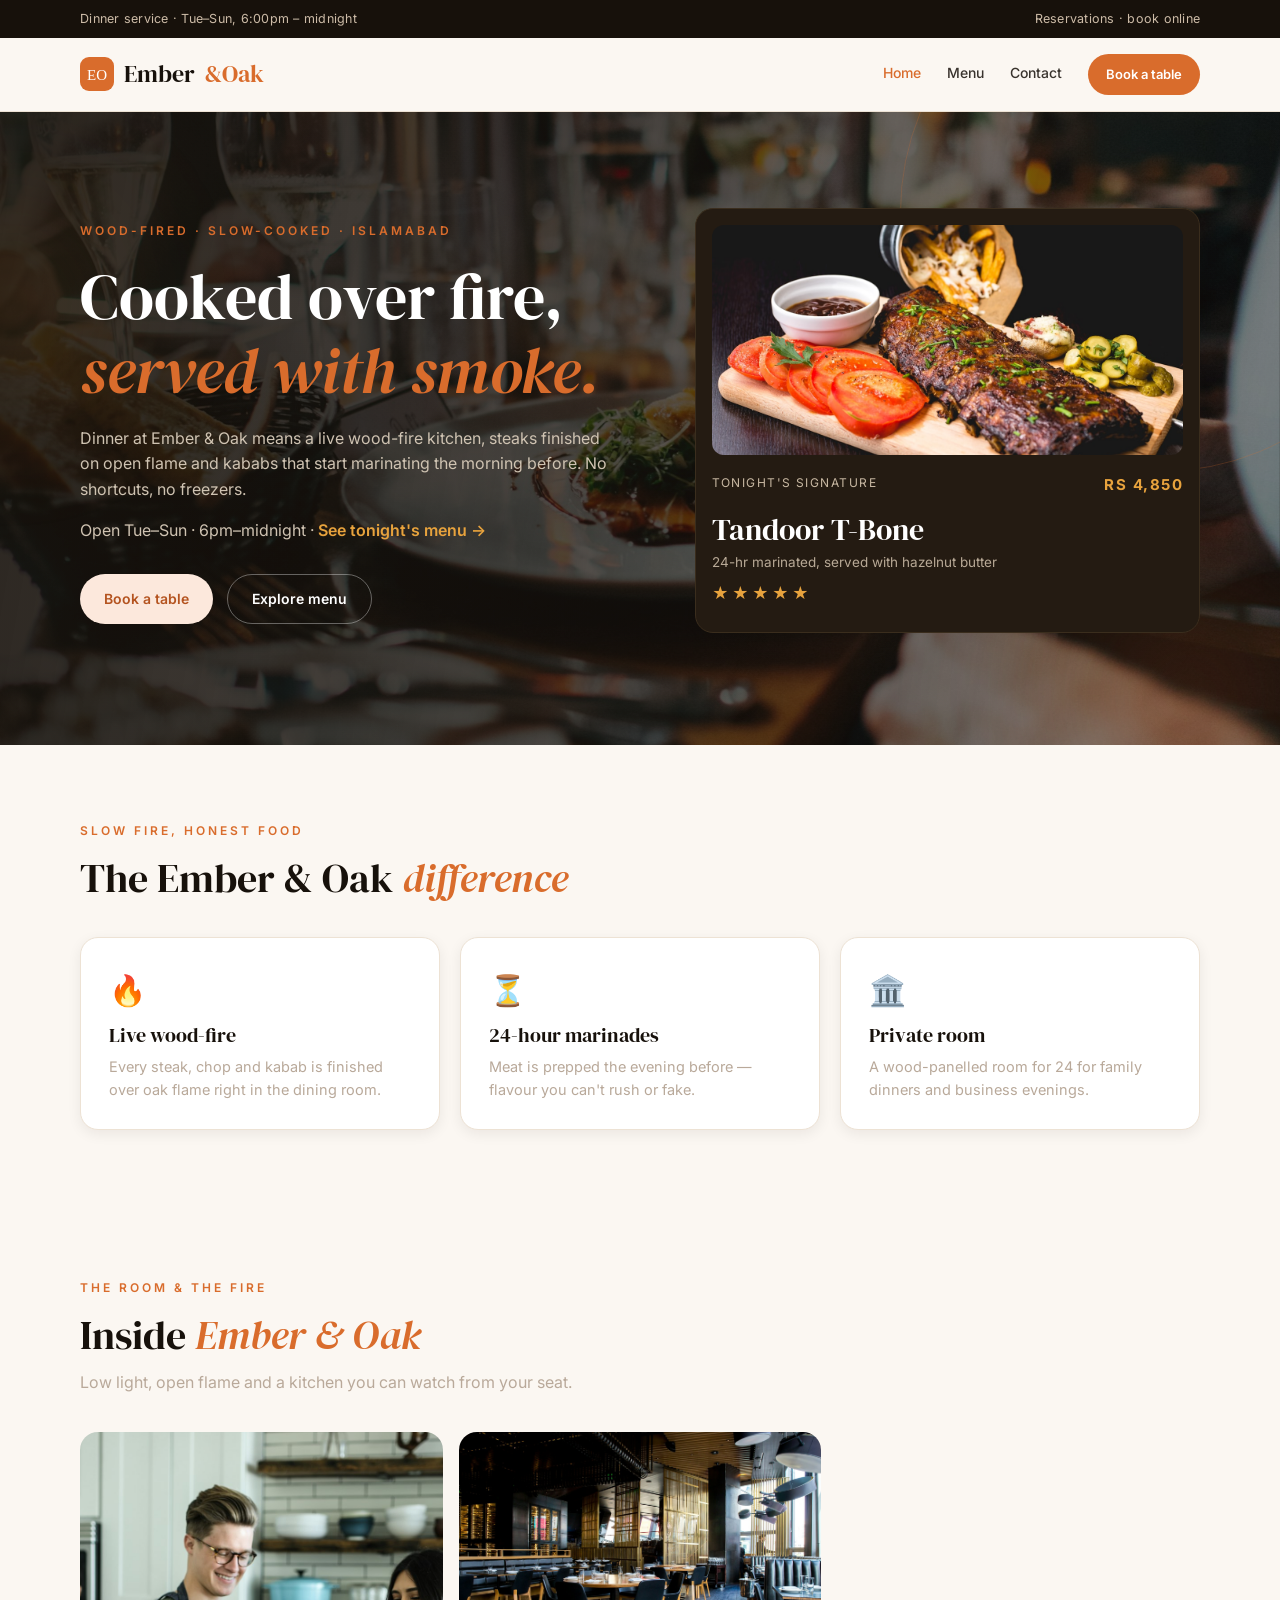
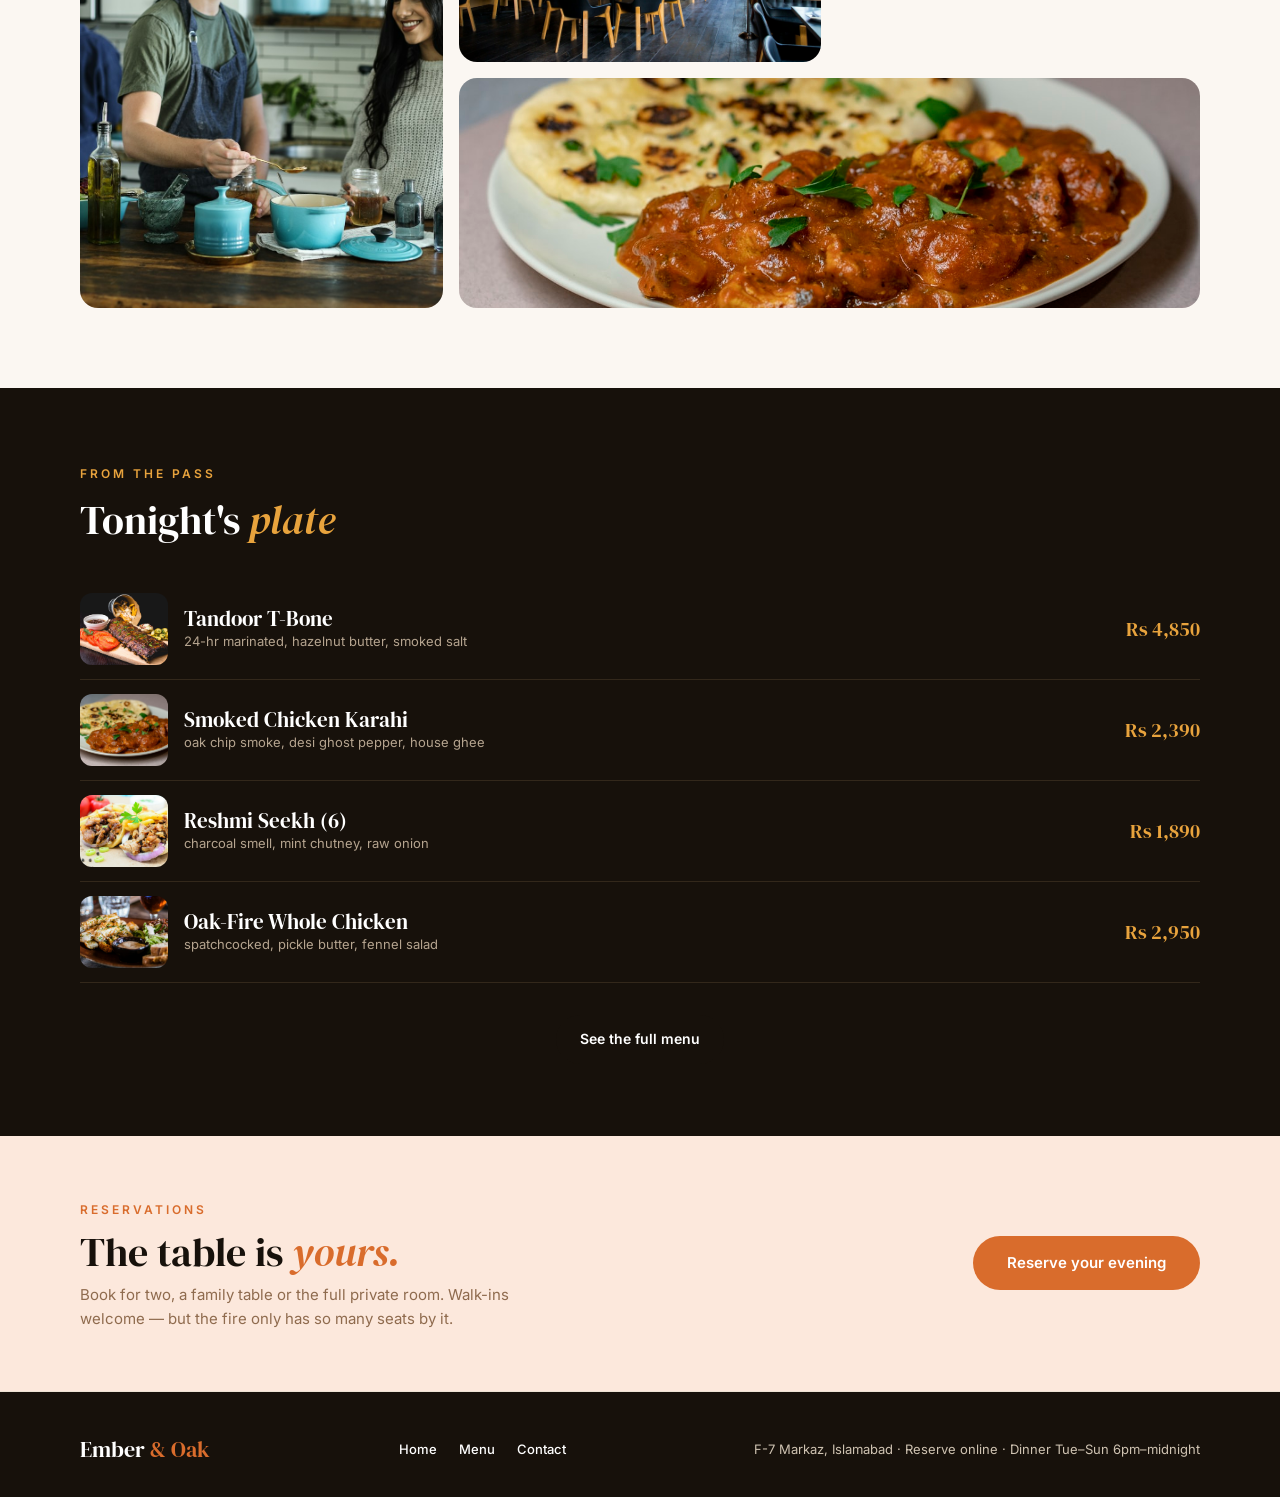
<file: index.html>
<!DOCTYPE html>
<html lang="en">
<head>
<meta charset="UTF-8" />
<meta name="viewport" content="width=device-width, initial-scale=1.0" />
<link rel="icon" type="image/svg+xml" href="/favicon.svg" />
<title>Ember &amp; Oak — Fire-Kissed Dining in Islamabad</title>
<meta name="description" content="Ember &amp; Oak — a wood-fire kitchen in Islamabad. Sizzling steaks, smoked kababs and slow fire: dinner service 6pm–midnight, private room for 24." />
<link rel="preconnect" href="https://fonts.googleapis.com" />
<link rel="preconnect" href="https://fonts.gstatic.com" crossorigin />
<link href="https://fonts.googleapis.com/css2?family=DM+Serif+Display:ital@0;1&family=Inter:wght@400;500;600;700&display=swap" rel="stylesheet" />
<link rel="stylesheet" href="css/style.css" />
</head>
<body>
<div class="sp" id="sp" aria-hidden="true"></div>
<a class="skip" href="#main">Skip to content</a>

<div class="top-bar"><div class="container"><span>Dinner service · Tue–Sun, 6:00pm – midnight</span><span>Reservations · <a href="contact.html#book">book online</a></span></div></div>

<header id="site-header">
  <div class="container nav">
    <a class="brand" href="index.html"><svg class="logo" width="34" height="34" viewBox="0 0 34 34" aria-hidden="true"><rect width="34" height="34" rx="9" fill="#D96C2C"/><text x="17" y="23" text-anchor="middle" font-family="Georgia,serif" font-size="15" fill="#fff">EO</text></svg>Ember<span>&amp;Oak</span></a>
    <nav class="nav-links" id="nav-links" aria-label="Primary">
      <a href="index.html" aria-current="page">Home</a>
      <a href="menu.html">Menu</a>
      <a href="contact.html">Contact</a>
      <a class="btn btn-flame" href="contact.html#book">Book a table</a>
    </nav>
    <a class="btn btn-flame" href="contact.html#book">Book a table</a>
    <button class="nav-toggle" id="nav-toggle" aria-expanded="false" aria-controls="nav-links" aria-label="Toggle navigation menu">
      <svg width="20" height="20" viewBox="0 0 24 24" fill="none" stroke="currentColor" stroke-width="2" stroke-linecap="round" aria-hidden="true"><line x1="3" y1="6" x2="21" y2="6"/><line x1="3" y1="12" x2="21" y2="12"/><line x1="3" y1="18" x2="21" y2="18"/></svg>
    </button>
  </div>
</header>

<main id="main">
  <section class="hero">
    <img class="hero-img" src="img/hero.jpg" alt="Candle-lit tables in the Ember &amp; Oak dining room" />
    <div class="hero-shade" aria-hidden="true"></div>
    <div class="hero-fx" aria-hidden="true"><div class="ring"></div><div class="orb o1"></div><div class="orb o2"></div></div>
    <div class="container hero-grid">
      <div>
        <span class="kicker rise" style="--d:.05s">Wood-fired · Slow-cooked · Islamabad</span>
        <h1 class="rise" style="--d:.15s">Cooked over fire, <em>served with smoke.</em></h1>
        <p class="rise" style="--d:.25s">Dinner at Ember &amp; Oak means a live wood-fire kitchen, steaks finished on open flame and kababs that start marinating the morning before. No shortcuts, no freezers.</p>
        <p class="hero-note rise" style="--d:.3s">Open Tue–Sun · 6pm–midnight · <a href="menu.html">See tonight's menu →</a></p>
        <div class="hero-actions rise" style="--d:.35s">
          <a class="btn btn-soft" href="contact.html#book">Book a table</a>
          <a class="btn btn-ghost-light" href="menu.html">Explore menu</a>
        </div>
      </div>
      <div class="plate-card rise" style="--d:.3s">
        <img src="img/steak.jpg" alt="Tandoor T-bone steak with hazelnut butter" />
        <div class="plate-top"><span>Tonight's signature</span><strong>Rs 4,850</strong></div>
        <div class="plate-name">Tandoor T-Bone <small>24-hr marinated, served with hazelnut butter</small></div>
        <div class="stars" aria-hidden="true">★★★★★</div>
      </div>
    </div>
  </section>

  <section class="band">
    <div class="container">
      <div class="sec-head">
        <span class="kicker">Slow fire, honest food</span>
        <h2>The Ember &amp; Oak <em>difference</em></h2>
      </div>
      <div class="grid3">
        <div class="card"><div class="ico" aria-hidden="true">🔥</div><h3>Live wood-fire</h3><p>Every steak, chop and kabab is finished over oak flame right in the dining room.</p></div>
        <div class="card"><div class="ico" aria-hidden="true">⏳</div><h3>24-hour marinades</h3><p>Meat is prepped the evening before — flavour you can't rush or fake.</p></div>
        <div class="card"><div class="ico" aria-hidden="true">🏛️</div><h3>Private room</h3><p>A wood-panelled room for 24 for family dinners and business evenings.</p></div>
      </div>
    </div>
  </section>

  <section class="gallery">
    <div class="container">
      <div class="sec-head">
        <span class="kicker">The room &amp; the fire</span>
        <h2>Inside <em>Ember &amp; Oak</em></h2>
        <p>Low light, open flame and a kitchen you can watch from your seat.</p>
      </div>
      <div class="gal">
        <figure class="tall"><img src="img/grill.jpg" alt="Chef searing dishes over the wood fire" loading="lazy" /></figure>
        <figure><img src="img/interior.jpg" alt="Warm dining room with wooden tables" loading="lazy" /></figure>
        <figure class="wide"><img src="img/karahi.jpg" alt="Smoked chicken karahi in a cast-iron karahi" loading="lazy" /></figure>
      </div>
    </div>
  </section>

  <section class="menu-tease">
    <div class="container">
      <div class="sec-head">
        <span class="kicker">From the pass</span>
        <h2>Tonight's <em>plate</em></h2>
      </div>
      <div class="dish"><img src="img/steak.jpg" alt="Tandoor T-bone steak" loading="lazy" /><div><h3>Tandoor T-Bone</h3><p class="dish-note">24-hr marinated, hazelnut butter, smoked salt</p></div><span class="price">Rs 4,850</span></div>
      <div class="dish"><img src="img/karahi.jpg" alt="Smoked chicken karahi" loading="lazy" /><div><h3>Smoked Chicken Karahi</h3><p class="dish-note">oak chip smoke, desi ghost pepper, house ghee</p></div><span class="price">Rs 2,390</span></div>
      <div class="dish"><img src="img/kebab.jpg" alt="Fire-seared kabab skewers" loading="lazy" /><div><h3>Reshmi Seekh (6)</h3><p class="dish-note">charcoal smell, mint chutney, raw onion</p></div><span class="price">Rs 1,890</span></div>
      <div class="dish"><img src="img/plate.jpg" alt="Plated gourmet main course" loading="lazy" /><div><h3>Oak-Fire Whole Chicken</h3><p class="dish-note">spatchcocked, pickle butter, fennel salad</p></div><span class="price">Rs 2,950</span></div>
      <p class="menu-cta"><a class="btn btn-solid" href="menu.html">See the full menu</a></p>
    </div>
  </section>

  <section class="reserve">
    <div class="container reserve-flex">
      <div>
        <span class="kicker">Reservations</span>
        <h2>The table is <em>yours.</em></h2>
        <p>Book for two, a family table or the full private room. Walk-ins welcome — but the fire only has so many seats by it.</p>
      </div>
      <a class="btn btn-flame btn-lg" href="contact.html#book">Reserve your evening</a>
    </div>
  </section>
</main>

<footer>
  <div class="container foot">
    <div class="f-brand">Ember <span>&amp; Oak</span></div>
    <div class="f-links">
      <a href="index.html">Home</a><a href="menu.html">Menu</a><a href="contact.html">Contact</a>
    </div>
    <p>F-7 Markaz, Islamabad · <a href="contact.html#book">Reserve online</a> · Dinner Tue–Sun 6pm–midnight</p>
  </div>
</footer>
<script src="js/main.js"></script>
</body>
</html>
</file>
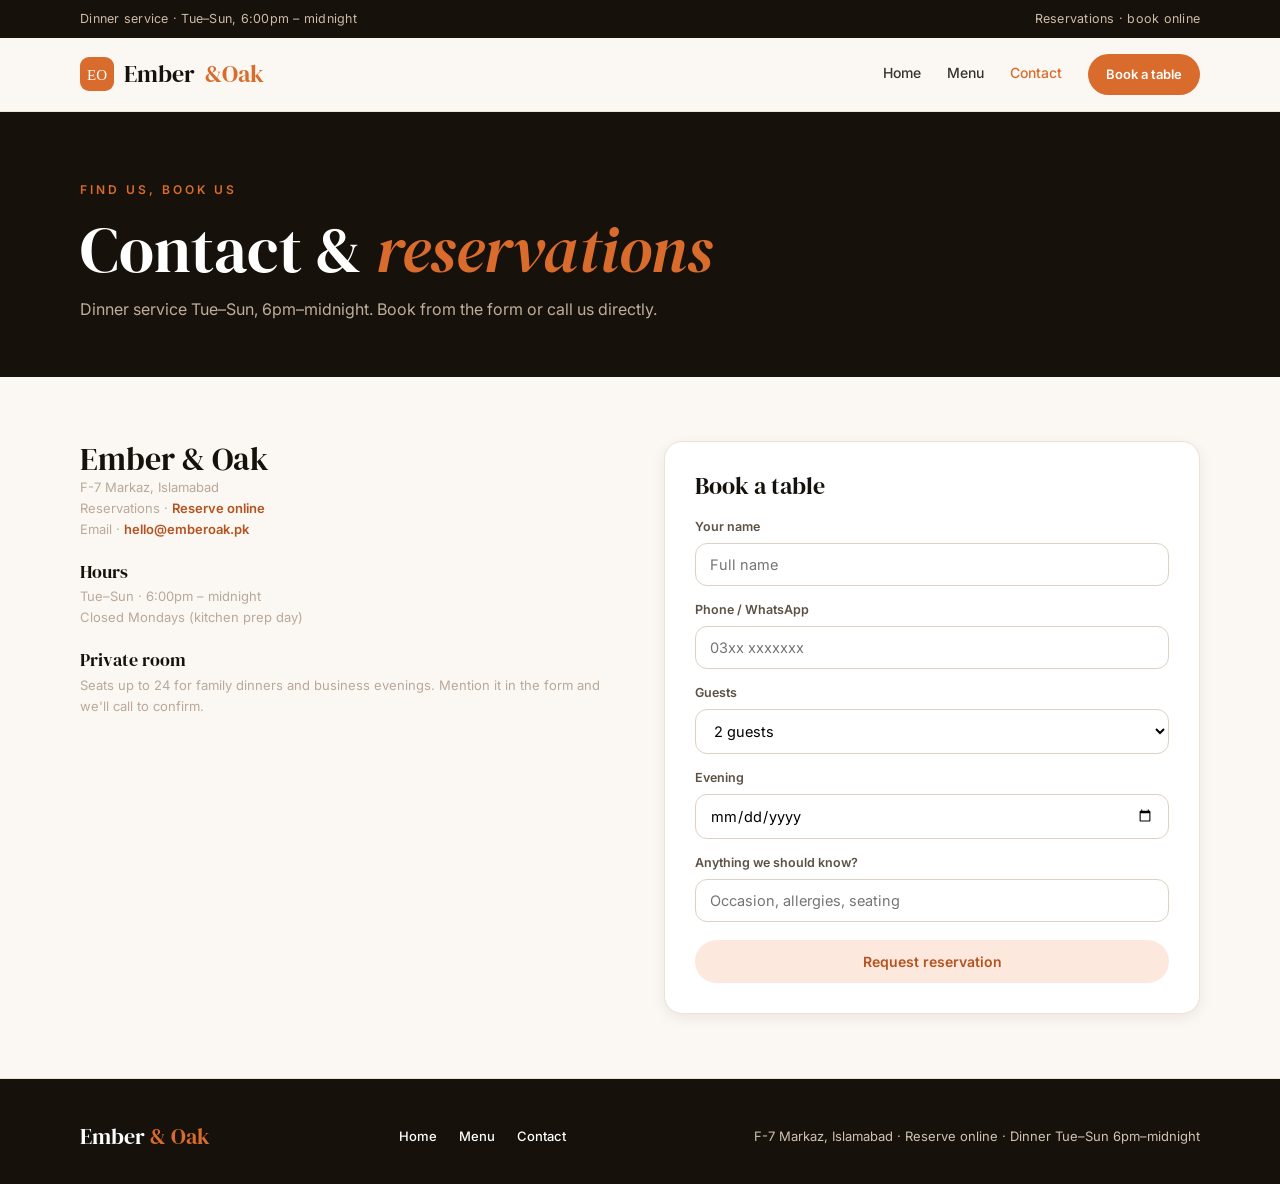
<file: contact.html>
<!DOCTYPE html>
<html lang="en">
<head>
<meta charset="UTF-8" />
<meta name="viewport" content="width=device-width, initial-scale=1.0" />
<link rel="icon" type="image/svg+xml" href="/favicon.svg" />
<title>Contact &amp; Reservations — Ember &amp; Oak Islamabad</title>
<meta name="description" content="Reserve a table at Ember &amp; Oak, Islamabad. Dinner Tue–Sun 6pm–midnight. Private room for 24. Book online." />
<link rel="preconnect" href="https://fonts.googleapis.com" />
<link rel="preconnect" href="https://fonts.gstatic.com" crossorigin />
<link href="https://fonts.googleapis.com/css2?family=DM+Serif+Display:ital@0;1&family=Inter:wght@400;500;600;700&display=swap" rel="stylesheet" />
<link rel="stylesheet" href="css/style.css" />
</head>
<body>
<div class="sp" id="sp" aria-hidden="true"></div>
<a class="skip" href="#main">Skip to content</a>
<div class="top-bar"><div class="container"><span>Dinner service · Tue–Sun, 6:00pm – midnight</span><span>Reservations · <a href="contact.html#book">book online</a></span></div></div>
<header id="site-header">
  <div class="container nav">
    <a class="brand" href="index.html"><svg class="logo" width="34" height="34" viewBox="0 0 34 34" aria-hidden="true"><rect width="34" height="34" rx="9" fill="#D96C2C"/><text x="17" y="23" text-anchor="middle" font-family="Georgia,serif" font-size="15" fill="#fff">EO</text></svg>Ember<span>&amp;Oak</span></a>
    <nav class="nav-links" id="nav-links" aria-label="Primary">
      <a href="index.html">Home</a>
      <a href="menu.html">Menu</a>
      <a href="contact.html" aria-current="page">Contact</a>
      <a class="btn btn-flame" href="contact.html#book">Book a table</a>
    </nav>
    <a class="btn btn-flame" href="contact.html#book">Book a table</a>
    <button class="nav-toggle" id="nav-toggle" aria-expanded="false" aria-controls="nav-links" aria-label="Toggle navigation menu">
      <svg width="20" height="20" viewBox="0 0 24 24" fill="none" stroke="currentColor" stroke-width="2" stroke-linecap="round" aria-hidden="true"><line x1="3" y1="6" x2="21" y2="6"/><line x1="3" y1="12" x2="21" y2="12"/><line x1="3" y1="18" x2="21" y2="18"/></svg>
    </button>
  </div>
</header>

<main id="main">
  <section class="page-hero">
    <div class="container">
      <span class="kicker">Find us, book us</span>
      <h1>Contact &amp; <em>reservations</em></h1>
      <p>Dinner service Tue–Sun, 6pm–midnight. Book from the form or call us directly.</p>
    </div>
  </section>

  <section class="contact">
    <div class="container contact-grid">
      <div class="contact-info">
        <h2>Ember &amp; Oak</h2>
        <p class="dish-note">F-7 Markaz, Islamabad<br />Reservations · <a href="contact.html#book">Reserve online</a><br />Email · <a href="mailto:hello@emberoak.pk">hello@emberoak.pk</a></p>
        <h3>Hours</h3>
        <p class="dish-note">Tue–Sun · 6:00pm – midnight<br />Closed Mondays (kitchen prep day)</p>
        <h3>Private room</h3>
        <p class="dish-note">Seats up to 24 for family dinners and business evenings. Mention it in the form and we'll call to confirm.</p>
      </div>
      <form class="appt-card booking-form" id="book">
        <h3>Book a table</h3>
        <div class="field">
          <label for="bname">Your name</label>
          <input id="bname" name="bname" type="text" placeholder="Full name" required />
        </div>
        <div class="field">
          <label for="bphone">Phone / WhatsApp</label>
          <input id="bphone" name="bphone" type="tel" placeholder="03xx xxxxxxx" required />
        </div>
        <div class="field">
          <label for="bguests">Guests</label>
          <select id="bguests" name="bguests">
            <option>2 guests</option>
            <option>3–4 guests</option>
            <option>5–6 guests</option>
            <option>7–10 guests</option>
            <option>Private room (up to 24)</option>
          </select>
        </div>
        <div class="field">
          <label for="bdate">Evening</label>
          <input id="bdate" name="bdate" type="date" required />
        </div>
        <div class="field">
          <label for="bnote">Anything we should know?</label>
          <input id="bnote" name="bnote" type="text" placeholder="Occasion, allergies, seating" />
        </div>
        <button class="btn btn-soft btn-block" type="submit">Request reservation</button>
        <p class="form-note" id="form-note" hidden>Thanks — our team reads every request and confirms by phone within a few hours.</p>
      </form>
    </div>
  </section>
</main>

<footer>
  <div class="container foot">
    <div class="f-brand">Ember <span>&amp; Oak</span></div>
    <div class="f-links"><a href="index.html">Home</a><a href="menu.html">Menu</a><a href="contact.html">Contact</a></div>
    <p>F-7 Markaz, Islamabad · <a href="contact.html#book">Reserve online</a> · Dinner Tue–Sun 6pm–midnight</p>
  </div>
</footer>
<script src="js/main.js"></script>
</body>
</html>
</file>
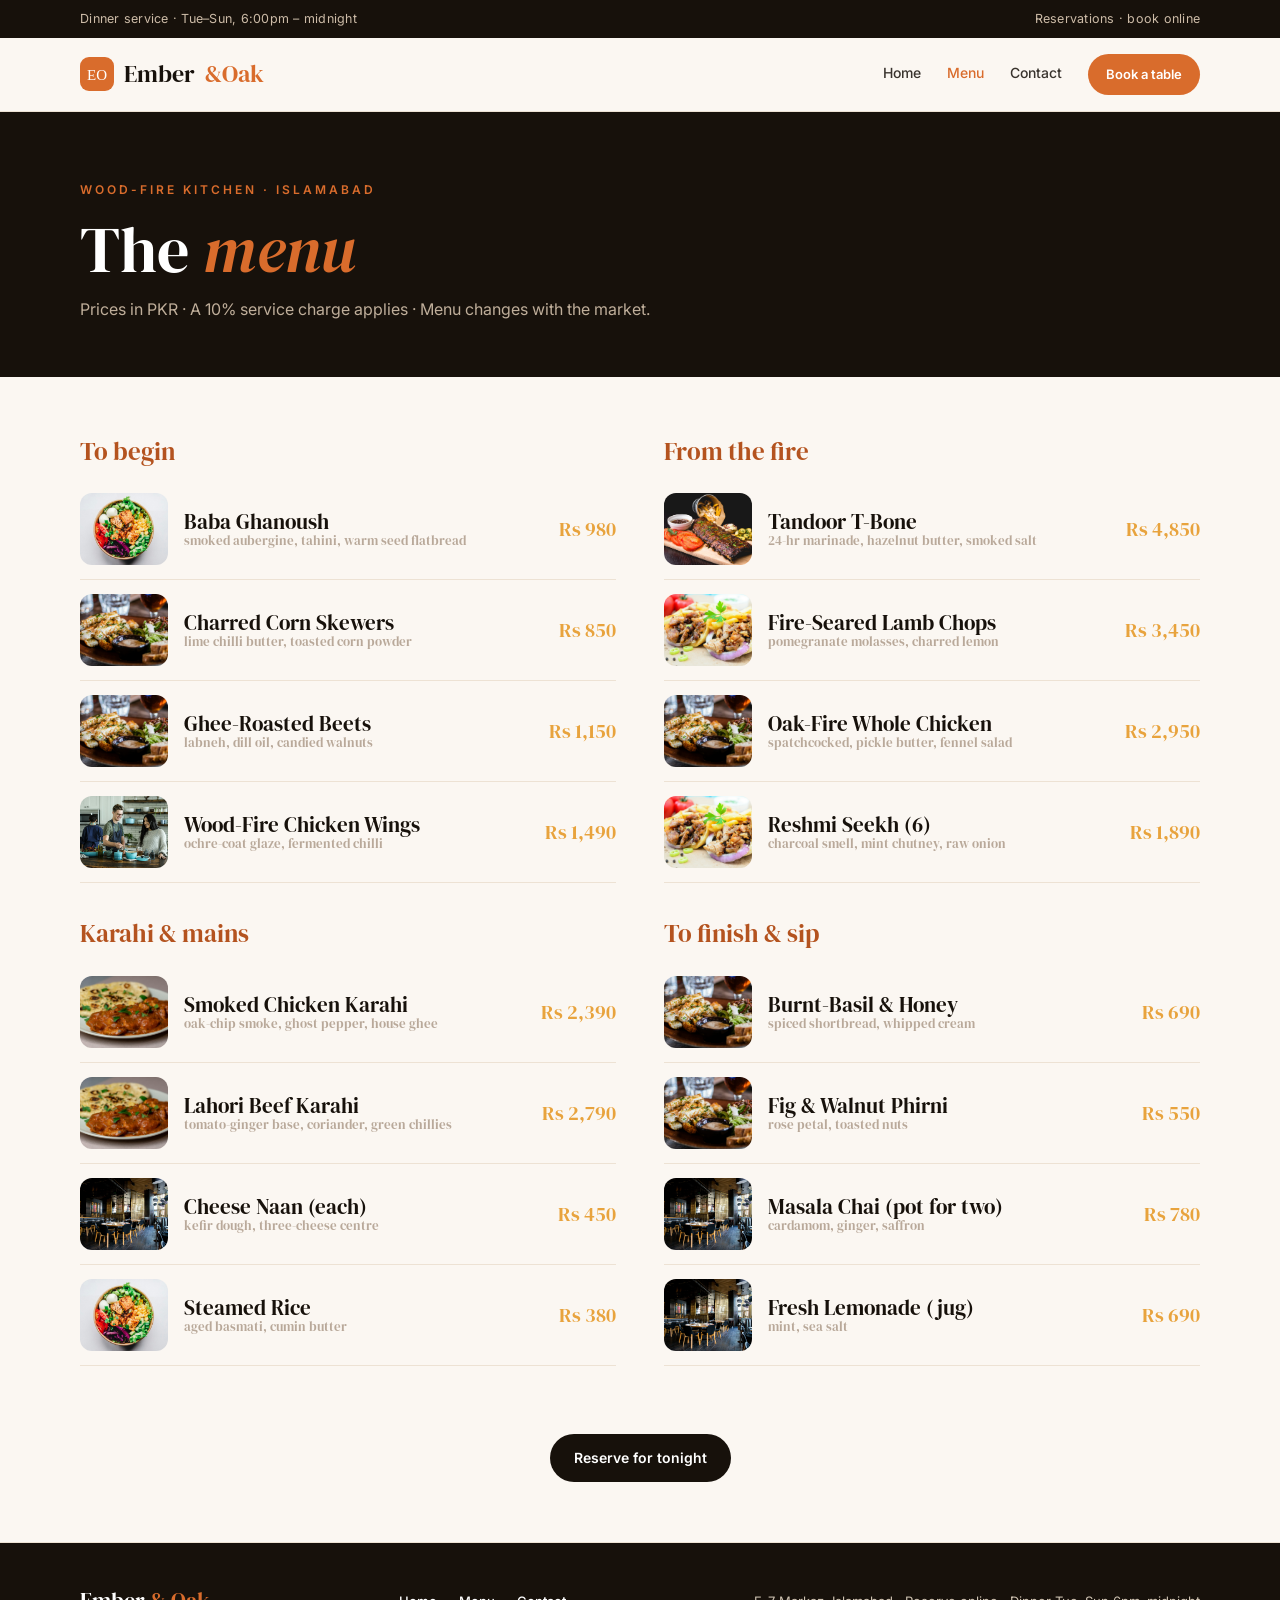
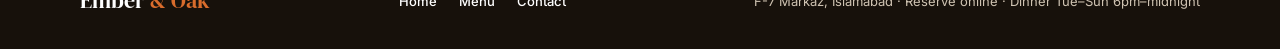
<file: menu.html>
<!DOCTYPE html>
<html lang="en">
<head>
<meta charset="UTF-8" />
<meta name="viewport" content="width=device-width, initial-scale=1.0" />
<link rel="icon" type="image/svg+xml" href="/favicon.svg" />
<title>Menu — Ember &amp; Oak Islamabad</title>
<meta name="description" content="The Ember &amp; Oak menu — starters, wood-fire grills, karahi, desserts and drinks. Prices in PKR, produced by our live wood-fire kitchen." />
<link rel="preconnect" href="https://fonts.googleapis.com" />
<link rel="preconnect" href="https://fonts.gstatic.com" crossorigin />
<link href="https://fonts.googleapis.com/css2?family=DM+Serif+Display:ital@0;1&family=Inter:wght@400;500;600;700&display=swap" rel="stylesheet" />
<link rel="stylesheet" href="css/style.css" />
</head>
<body>
<div class="sp" id="sp" aria-hidden="true"></div>
<a class="skip" href="#main">Skip to content</a>
<div class="top-bar"><div class="container"><span>Dinner service · Tue–Sun, 6:00pm – midnight</span><span>Reservations · <a href="contact.html#book">book online</a></span></div></div>
<header id="site-header">
  <div class="container nav">
    <a class="brand" href="index.html"><svg class="logo" width="34" height="34" viewBox="0 0 34 34" aria-hidden="true"><rect width="34" height="34" rx="9" fill="#D96C2C"/><text x="17" y="23" text-anchor="middle" font-family="Georgia,serif" font-size="15" fill="#fff">EO</text></svg>Ember<span>&amp;Oak</span></a>
    <nav class="nav-links" id="nav-links" aria-label="Primary">
      <a href="index.html">Home</a>
      <a href="menu.html" aria-current="page">Menu</a>
      <a href="contact.html">Contact</a>
      <a class="btn btn-flame" href="contact.html#book">Book a table</a>
    </nav>
    <a class="btn btn-flame" href="contact.html#book">Book a table</a>
    <button class="nav-toggle" id="nav-toggle" aria-expanded="false" aria-controls="nav-links" aria-label="Toggle navigation menu">
      <svg width="20" height="20" viewBox="0 0 24 24" fill="none" stroke="currentColor" stroke-width="2" stroke-linecap="round" aria-hidden="true"><line x1="3" y1="6" x2="21" y2="6"/><line x1="3" y1="12" x2="21" y2="12"/><line x1="3" y1="18" x2="21" y2="18"/></svg>
    </button>
  </div>
</header>

<main id="main">
  <section class="page-hero">
    <div class="container">
      <span class="kicker">Wood-fire kitchen · Islamabad</span>
      <h1>The <em>menu</em></h1>
      <p>Prices in PKR · A 10% service charge applies · Menu changes with the market.</p>
    </div>
  </section>

  <section class="band menu-section">
    <div class="container">
      <div class="menu-col">
        <h2>To begin</h2>
        <div class="dish"><img src="img/bowl.jpg" alt="Baba Ghanoush" loading="lazy" /><div><h3>Baba Ghanoush<p class="dish-note">smoked aubergine, tahini, warm seed flatbread</p></div><span class="price">Rs 980</span></div>
        <div class="dish"><img src="img/plate.jpg" alt="Charred Corn Skewers" loading="lazy" /><div><h3>Charred Corn Skewers<p class="dish-note">lime chilli butter, toasted corn powder</p></div><span class="price">Rs 850</span></div>
        <div class="dish"><img src="img/plate.jpg" alt="Ghee-Roasted Beets" loading="lazy" /><div><h3>Ghee-Roasted Beets<p class="dish-note">labneh, dill oil, candied walnuts</p></div><span class="price">Rs 1,150</span></div>
        <div class="dish"><img src="img/grill.jpg" alt="Wood-Fire Chicken Wings" loading="lazy" /><div><h3>Wood-Fire Chicken Wings<p class="dish-note">ochre-coat glaze, fermented chilli</p></div><span class="price">Rs 1,490</span></div>
      </div>
      <div class="menu-col">
        <h2>From the fire</h2>
        <div class="dish"><img src="img/steak.jpg" alt="Tandoor T-Bone" loading="lazy" /><div><h3>Tandoor T-Bone<p class="dish-note">24-hr marinade, hazelnut butter, smoked salt</p></div><span class="price">Rs 4,850</span></div>
        <div class="dish"><img src="img/kebab.jpg" alt="Fire-Seared Lamb Chops" loading="lazy" /><div><h3>Fire-Seared Lamb Chops<p class="dish-note">pomegranate molasses, charred lemon</p></div><span class="price">Rs 3,450</span></div>
        <div class="dish"><img src="img/plate.jpg" alt="Oak-Fire Whole Chicken" loading="lazy" /><div><h3>Oak-Fire Whole Chicken<p class="dish-note">spatchcocked, pickle butter, fennel salad</p></div><span class="price">Rs 2,950</span></div>
        <div class="dish"><img src="img/kebab.jpg" alt="Reshmi Seekh (6)" loading="lazy" /><div><h3>Reshmi Seekh (6)<p class="dish-note">charcoal smell, mint chutney, raw onion</p></div><span class="price">Rs 1,890</span></div>
      </div>
      <div class="menu-col">
        <h2>Karahi &amp; mains</h2>
        <div class="dish"><img src="img/karahi.jpg" alt="Smoked Chicken Karahi" loading="lazy" /><div><h3>Smoked Chicken Karahi<p class="dish-note">oak-chip smoke, ghost pepper, house ghee</p></div><span class="price">Rs 2,390</span></div>
        <div class="dish"><img src="img/karahi.jpg" alt="Lahori Beef Karahi" loading="lazy" /><div><h3>Lahori Beef Karahi<p class="dish-note">tomato-ginger base, coriander, green chillies</p></div><span class="price">Rs 2,790</span></div>
        <div class="dish"><img src="img/interior.jpg" alt="Cheese Naan (each)" loading="lazy" /><div><h3>Cheese Naan (each)<p class="dish-note">kefir dough, three-cheese centre</p></div><span class="price">Rs 450</span></div>
        <div class="dish"><img src="img/bowl.jpg" alt="Steamed Rice" loading="lazy" /><div><h3>Steamed Rice<p class="dish-note">aged basmati, cumin butter</p></div><span class="price">Rs 380</span></div>
      </div>
      <div class="menu-col">
        <h2>To finish &amp; sip</h2>
        <div class="dish"><img src="img/plate.jpg" alt="Burnt-Basil &amp; Honey" loading="lazy" /><div><h3>Burnt-Basil &amp; Honey<p class="dish-note">spiced shortbread, whipped cream</p></div><span class="price">Rs 690</span></div>
        <div class="dish"><img src="img/plate.jpg" alt="Fig &amp; Walnut Phirni" loading="lazy" /><div><h3>Fig &amp; Walnut Phirni<p class="dish-note">rose petal, toasted nuts</p></div><span class="price">Rs 550</span></div>
        <div class="dish"><img src="img/interior.jpg" alt="Masala Chai (pot for two)" loading="lazy" /><div><h3>Masala Chai (pot for two)<p class="dish-note">cardamom, ginger, saffron</p></div><span class="price">Rs 780</span></div>
        <div class="dish"><img src="img/interior.jpg" alt="Fresh Lemonade (jug)" loading="lazy" /><div><h3>Fresh Lemonade (jug)<p class="dish-note">mint, sea salt</p></div><span class="price">Rs 690</span></div>
      </div>
      <p class="menu-cta"><a class="btn btn-solid" href="contact.html#book">Reserve for tonight</a></p>
    </div>
  </section>
</main>

<footer>
  <div class="container foot">
    <div class="f-brand">Ember <span>&amp; Oak</span></div>
    <div class="f-links"><a href="index.html">Home</a><a href="menu.html">Menu</a><a href="contact.html">Contact</a></div>
    <p>F-7 Markaz, Islamabad · <a href="contact.html#book">Reserve online</a> · Dinner Tue–Sun 6pm–midnight</p>
  </div>
</footer>
<script src="js/main.js"></script>
</body>
</html>
</file>
<file: css/style.css>
:root{
  --flame:#D96C2C;
  --flame-dark:#B4531F;
  --flame-soft:#FCE8DC;
  --ink:#17110B;
  --ink2:#241B12;
  --muted:#B9A99A;
  --bg:#FBF7F2;
  --card:#fff;
  --line:#EDE2D4;
  --amber:#E8A33D;
  --shadow-sm:0 4px 14px rgba(23,17,11,.07);
  --shadow-lg:0 30px 70px rgba(60,25,5,.4);
  --radius:18px;
  --serif:"DM Serif Display",Georgia,serif;
  --sans:"Inter",system-ui,sans-serif;
}
*{margin:0;padding:0;box-sizing:border-box}
html{scroll-behavior:smooth}
body{font-family:var(--sans);color:var(--ink);background:var(--bg);line-height:1.6;-webkit-font-smoothing:antialiased}
a{color:inherit;text-decoration:none}
img{max-width:100%;display:block}
svg{vertical-align:middle}
.container{width:min(1120px,92vw);margin:0 auto}
.skip{position:absolute;left:-999px;top:0;background:var(--flame);color:#fff;padding:10px 16px;z-index:99}
.skip:focus{left:0}
.sp{position:fixed;inset:0;background:var(--bg);z-index:998}
.sp.go{opacity:0;pointer-events:none;transition:.4s}

::selection{background:var(--flame);color:#fff}
h1,h2,h3{font-family:var(--serif);font-weight:400;line-height:1.15}
h1{font-size:clamp(38px,5.5vw,64px)}
h2{font-size:clamp(26px,3.4vw,40px)}
h3{font-size:20px}
em{font-style:italic;color:var(--flame)}
.btn{display:inline-flex;align-items:center;gap:8px;border:none;cursor:pointer;font-family:var(--sans);font-weight:600;font-size:14px;padding:13px 24px;border-radius:999px;transition:.25s;white-space:nowrap}
.btn-flame{background:var(--flame);color:#fff}
.btn-flame:hover{background:var(--flame-dark);transform:translateY(-1px)}
.btn-soft{background:var(--flame-soft);color:var(--flame-dark)}
.btn-soft:hover{background:var(--flame);color:#fff}
.btn-ghost-light{background:transparent;color:#fff;border:1px solid rgba(255,255,255,.35)}
.btn-ghost-light:hover{border-color:#fff}
.btn-solid{background:var(--ink);color:#fff}
.btn-solid:hover{background:var(--ink2)}
.btn-lg{padding:15px 34px;font-size:15px}
.btn-block{width:100%;justify-content:center;margin-top:4px}

.top-bar{background:var(--ink);color:#cdbca8;font-size:12.5px;letter-spacing:.02em}
.top-bar .container{display:flex;justify-content:space-between;padding:9px 0;flex-wrap:wrap;gap:4px}
.top-bar strong{color:var(--amber)}

header{position:sticky;top:0;z-index:50;background:rgba(251,247,242,.92);backdrop-filter:blur(10px);border-bottom:1px solid var(--line);animation:navIn .7s cubic-bezier(.2,.7,.2,1) both}
@keyframes navIn{from{transform:translateY(-100%);opacity:0}to{transform:none;opacity:1}}
.nav{display:flex;align-items:center;justify-content:space-between;padding:16px 0;flex-wrap:wrap}
.brand{font-family:var(--serif);font-size:24px;display:flex;align-items:center;gap:10px}
.brand .logo{width:34px;height:34px;flex:none;animation:logoPop .6s .25s cubic-bezier(.34,1.56,.64,1) both}
@keyframes logoPop{from{opacity:0;transform:scale(.4) rotate(-14deg)}to{opacity:1;transform:none}}
.brand span{color:var(--flame)}
.nav-links{display:flex;align-items:center;gap:26px;font-size:14px;font-weight:500}
.nav-links a:not(.btn){color:var(--ink);opacity:.85;position:relative;padding-bottom:3px}
.nav-links a:not(.btn)::after{content:"";position:absolute;left:0;bottom:0;width:0;height:1px;background:var(--flame);transition:width .3s ease}
.nav-links a:not(.btn):hover::after{width:100%}
.nav-links a:not(.btn):hover,.nav-links a[aria-current=page]{color:var(--flame);opacity:1}
.nav-links .btn{padding:10px 18px;font-size:13px}
.nav > .btn-flame{display:none}
.nav-toggle{display:none;background:none;border:none;cursor:pointer;color:var(--ink)}

main{overflow:hidden}
.hero{position:relative;background:var(--ink);color:#fff;padding:96px 0 112px;overflow:hidden}
.hero-img{position:absolute;inset:0;width:100%;height:100%;object-fit:cover}
.hero-shade{position:absolute;inset:0;background:linear-gradient(100deg,rgba(23,17,11,.92) 0%,rgba(23,17,11,.78) 42%,rgba(23,17,11,.45) 100%)}
.hero-fx{position:absolute;inset:0;pointer-events:none}
.hero-fx .ring{position:absolute;right:-140px;top:-160px;width:520px;height:520px;border:1px solid rgba(217,108,44,.22);border-radius:50%}
.hero-fx .orb{position:absolute;border-radius:50%;filter:blur(70px)}
.hero-fx .o1{width:420px;height:420px;right:-120px;bottom:-160px;background:radial-gradient(circle,rgba(217,108,44,.28),transparent 65%)}
.hero-fx .o2{width:300px;height:300px;left:-140px;top:40px;background:radial-gradient(circle,rgba(232,163,61,.16),transparent 65%)}
.hero-fx .smoke{position:absolute;border-radius:50%;background:radial-gradient(circle,rgba(255,255,255,.05),transparent 70%);animation:drift 9s ease-in-out infinite}
.hero-fx .s1{width:180px;height:180px;left:18%;top:18%}
.hero-fx .s2{width:260px;height:260px;left:62%;bottom:4%;animation-delay:2.5s}
@keyframes drift{0%,100%{transform:translateY(0)}50%{transform:translateY(-26px)}}
.hero-grid{position:relative;display:grid;grid-template-columns:1.05fr .95fr;gap:56px;align-items:center}
.kicker{display:inline-block;font-size:12px;letter-spacing:.25em;text-transform:uppercase;font-weight:600;color:var(--flame)}
.hero h1{margin:18px 0 18px}
.hero p{color:#cfc3b2;font-size:16px;max-width:540px}
.hero-note{margin-top:16px;font-size:13.5px;color:#b8a996}
.hero-note a{color:var(--amber);font-weight:600}
.hero-actions{display:flex;gap:14px;margin-top:30px;flex-wrap:wrap}
.plate-card{background:#241b12;border:1px solid #3a2d1d;border-radius:var(--radius);padding:16px 16px 26px;color:#fff}
.plate-card img{width:100%;height:230px;object-fit:cover;border-radius:12px;margin-bottom:18px}
.plate-top{display:flex;justify-content:space-between;font-size:12px;color:#c8b8a2;letter-spacing:.12em;text-transform:uppercase}
.plate-top strong{color:var(--amber);font-size:15px}
.plate-name{font-family:var(--serif);font-size:30px;margin:16px 0 10px;line-height:1.15}
.plate-name small{font-family:var(--sans);font-weight:400;font-size:13.5px;color:#b8a996;display:block;margin-top:8px}
.stars{color:var(--amber);letter-spacing:3px}
.plate-note{margin-top:18px;font-size:13px;color:#b8a996;border-top:1px dashed #3a2d1d;padding-top:16px}
.rise{opacity:0;transform:translateY(26px)}
.rise.in{opacity:1;transform:none;transition:.7s cubic-bezier(.2,.7,.2,1);transition-delay:var(--d,0s)}
.hero-img{animation:herozoom 14s ease-out forwards}
@keyframes herozoom{from{transform:scale(1.08)}to{transform:scale(1)}}

.gallery{padding:72px 0 80px}
.gal{display:grid;grid-template-columns:1fr 1fr 1fr;grid-auto-rows:230px;gap:16px}
.gal figure{margin:0;border-radius:var(--radius);overflow:hidden;position:relative}
.gal img{width:100%;height:100%;object-fit:cover;transition:transform .6s ease}
.gal figure:hover img{transform:scale(1.05)}
.gal .tall{grid-row:span 2}
.gal .wide{grid-column:span 2}

.band{padding:72px 0}
.sec-head{margin-bottom:36px;max-width:640px}
.sec-head h2{margin-top:12px}
.sec-head p{margin-top:12px;color:var(--muted)}
.grid3{display:grid;grid-template-columns:repeat(3,1fr);gap:20px}
.card{background:var(--card);border:1px solid var(--line);border-radius:var(--radius);padding:28px;box-shadow:var(--shadow-sm)}
.card .ico{font-size:30px;margin-bottom:10px}
.card h3{margin-bottom:8px}
.card p{color:var(--muted);font-size:14.5px}

.menu-tease{background:var(--ink);color:#fff;padding:72px 0}
.menu-tease .kicker{color:var(--amber)}
.menu-tease .sec-head p{color:#bfae9a}
.menu-tease h2{color:#fff}
.menu-tease h2 em{color:var(--amber)}
.dish{display:flex;align-items:center;gap:16px;padding:14px 0;border-bottom:1px solid #e8dccb}
.dish img{width:88px;height:72px;object-fit:cover;border-radius:12px;flex:none}
.dish > div{flex:1;min-width:0}
.dish .price{margin-left:auto}
.menu-tease .dish,.menu-section .dish{border-color:var(--line)}
.menu-tease .dish{border-color:#33281b}
.menu-tease h3,.menu-section h3{font-size:21px}
.dish-note{font-size:13px;color:var(--muted)}
.menu-tease .dish-note{color:#b5a48f}
.price{font-family:var(--serif);color:var(--amber);font-size:20px;white-space:nowrap}
.menu-tease .price{color:var(--amber)}
.menu-cta{margin-top:32px;text-align:center}

.reserve{background:var(--flame-soft);padding:60px 0}
.reserve-flex{display:flex;align-items:center;justify-content:space-between;gap:28px;flex-wrap:wrap}
.reserve h2{margin:8px 0 8px}
.reserve p{color:#8f6b4e;max-width:480px;font-size:15px}

.page-hero{background:var(--ink);color:#fff;padding:64px 0 54px}
.page-hero h1{margin-top:12px}
.page-hero p{margin-top:10px;color:#bfae9a}
.menu-section{padding:60px 0}
.menu-section .container{display:grid;grid-template-columns:1fr 1fr;gap:36px 48px}
.menu-col h2{font-size:25px;margin-bottom:14px;color:var(--flame-dark)}
.menu-col:last-child h2{text-align:left}
.menu-section .menu-cta{grid-column:1/-1}

.contact{padding:64px 0}
.contact-grid{display:grid;grid-template-columns:1fr 1fr;gap:48px;align-items:start}
.contact-info h2{font-size:32px}
.contact-info h3{font-size:18px;margin:22px 0 4px}
.contact-info .dish-note a{color:var(--flame-dark);font-weight:600}
.appt-card{background:var(--card);border:1px solid var(--line);border-radius:var(--radius);box-shadow:var(--shadow-sm);padding:30px}
.appt-card h3{font-size:24px;margin-bottom:18px}
.field{margin-bottom:14px}
.field label{display:block;font-size:12.5px;font-weight:600;margin-bottom:6px;color:#5c5144}
.field input,.field select{width:100%;padding:12px 14px;border:1px solid #ddd2c2;border-radius:12px;font-family:var(--sans);font-size:14.5px;background:#fff}
.field input:focus,.field select:focus{outline:2px solid var(--flame);outline-offset:1px;border-color:var(--flame)}
.form-note{margin-top:12px;font-size:13px;color:var(--flame-dark);font-weight:500}

footer{border-top:1px solid var(--line);background:var(--ink);color:#cfc3b2;padding:40px 0 30px}
.foot{display:flex;align-items:center;justify-content:space-between;gap:14px;flex-wrap:wrap;font-size:13px}
.f-brand{font-family:var(--serif);font-size:22px;color:#fff}
.f-brand span{color:var(--flame)}
.f-links{display:flex;gap:22px;font-weight:500;color:#fff}
.f-links a:hover{color:var(--amber)}
.foot p a:hover{color:var(--amber)}

@media(max-width:900px){
  .grid3{grid-template-columns:1fr}
  .hero-grid,.contact-grid{grid-template-columns:1fr}
  .menu-section .container{grid-template-columns:1fr}
  .gal{grid-template-columns:1fr 1fr;grid-auto-rows:200px}
  .gal .tall{grid-row:auto}
  .gal .wide{grid-column:span 2}
  .nav-toggle{display:block}
  .nav-links{display:none;position:absolute;top:100%;left:0;right:0;background:var(--bg);flex-direction:column;gap:6px;padding:14px 24px 22px;border-bottom:1px solid var(--line);box-shadow:var(--shadow-sm)}
  .nav-links.open{display:flex}
  .nav-links .btn{width:100%;justify-content:center;margin-top:6px}
  .nav > .btn-flame{display:none}
}
@media(max-width:520px){
  .hero{padding:56px 0 64px}
  .reserve-flex{flex-direction:column;align-items:flex-start}
  .top-bar .container{justify-content:center;text-align:center}
}
</file>
